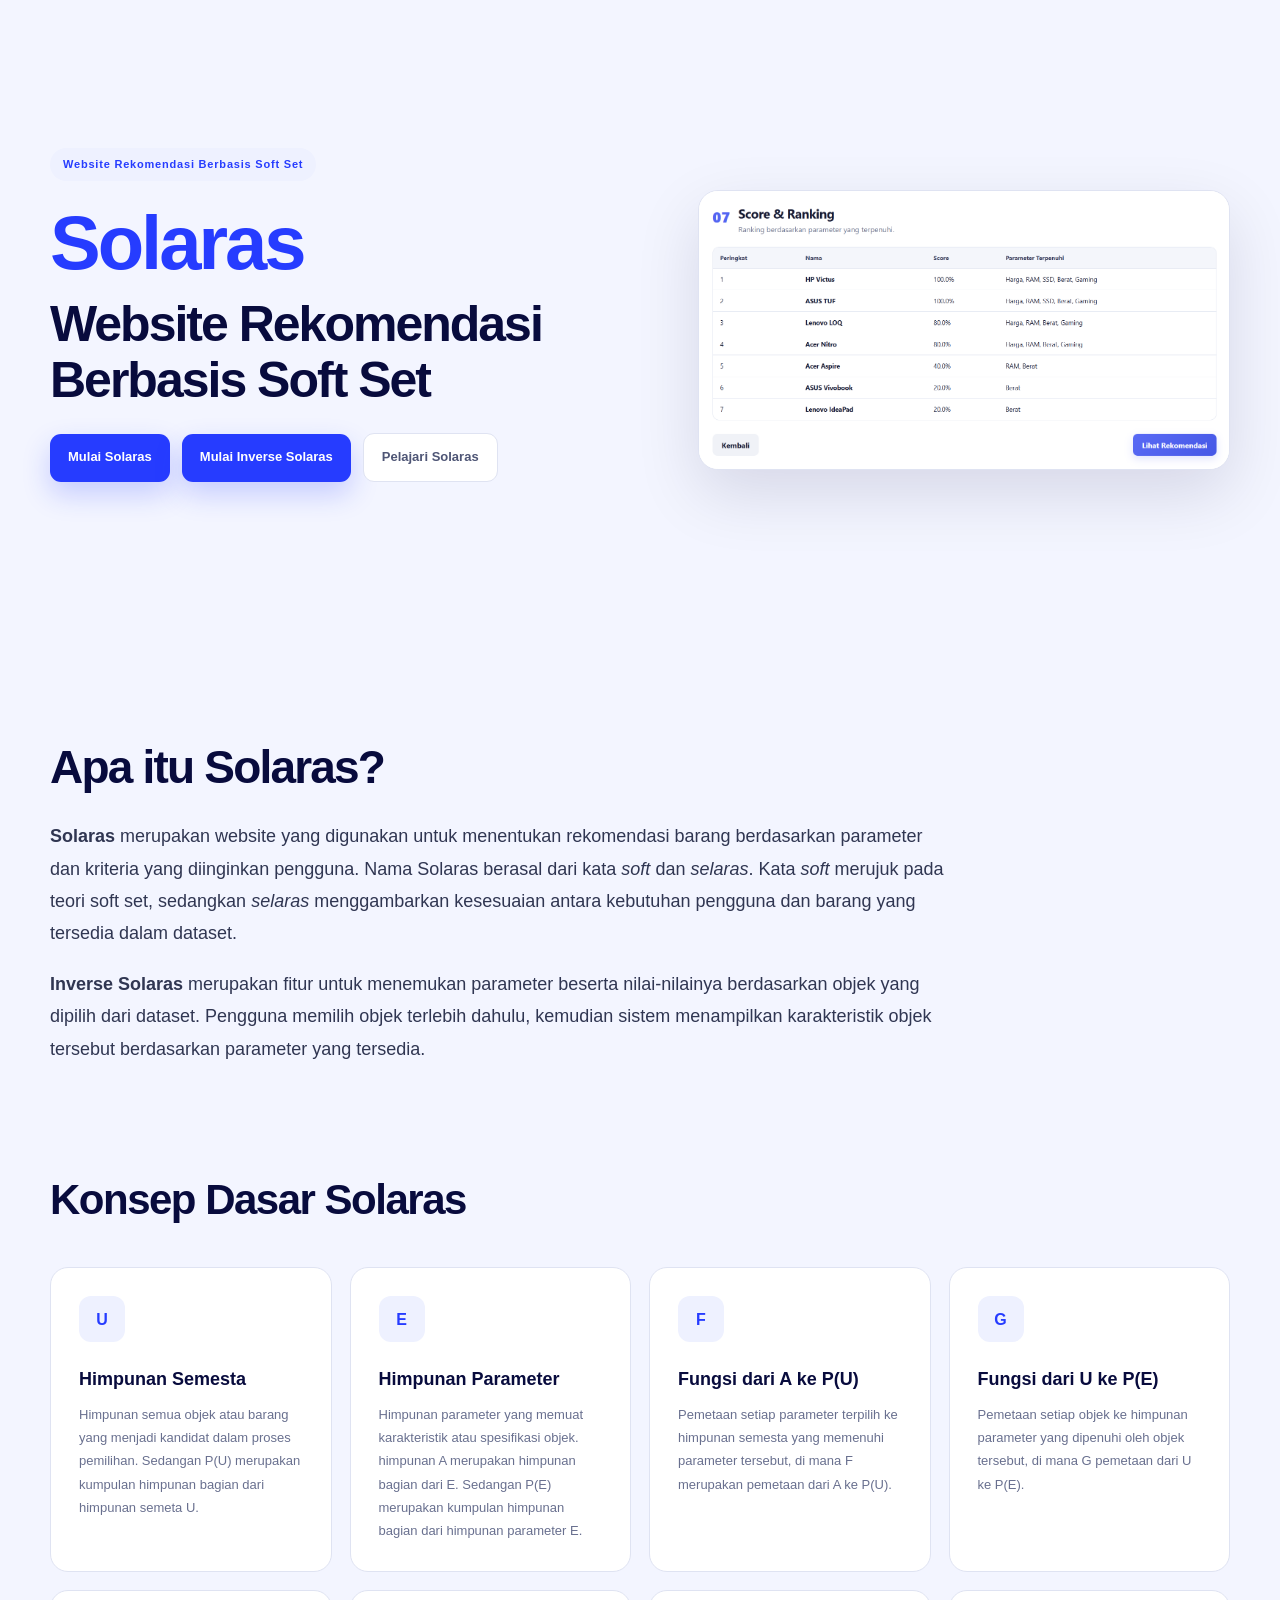
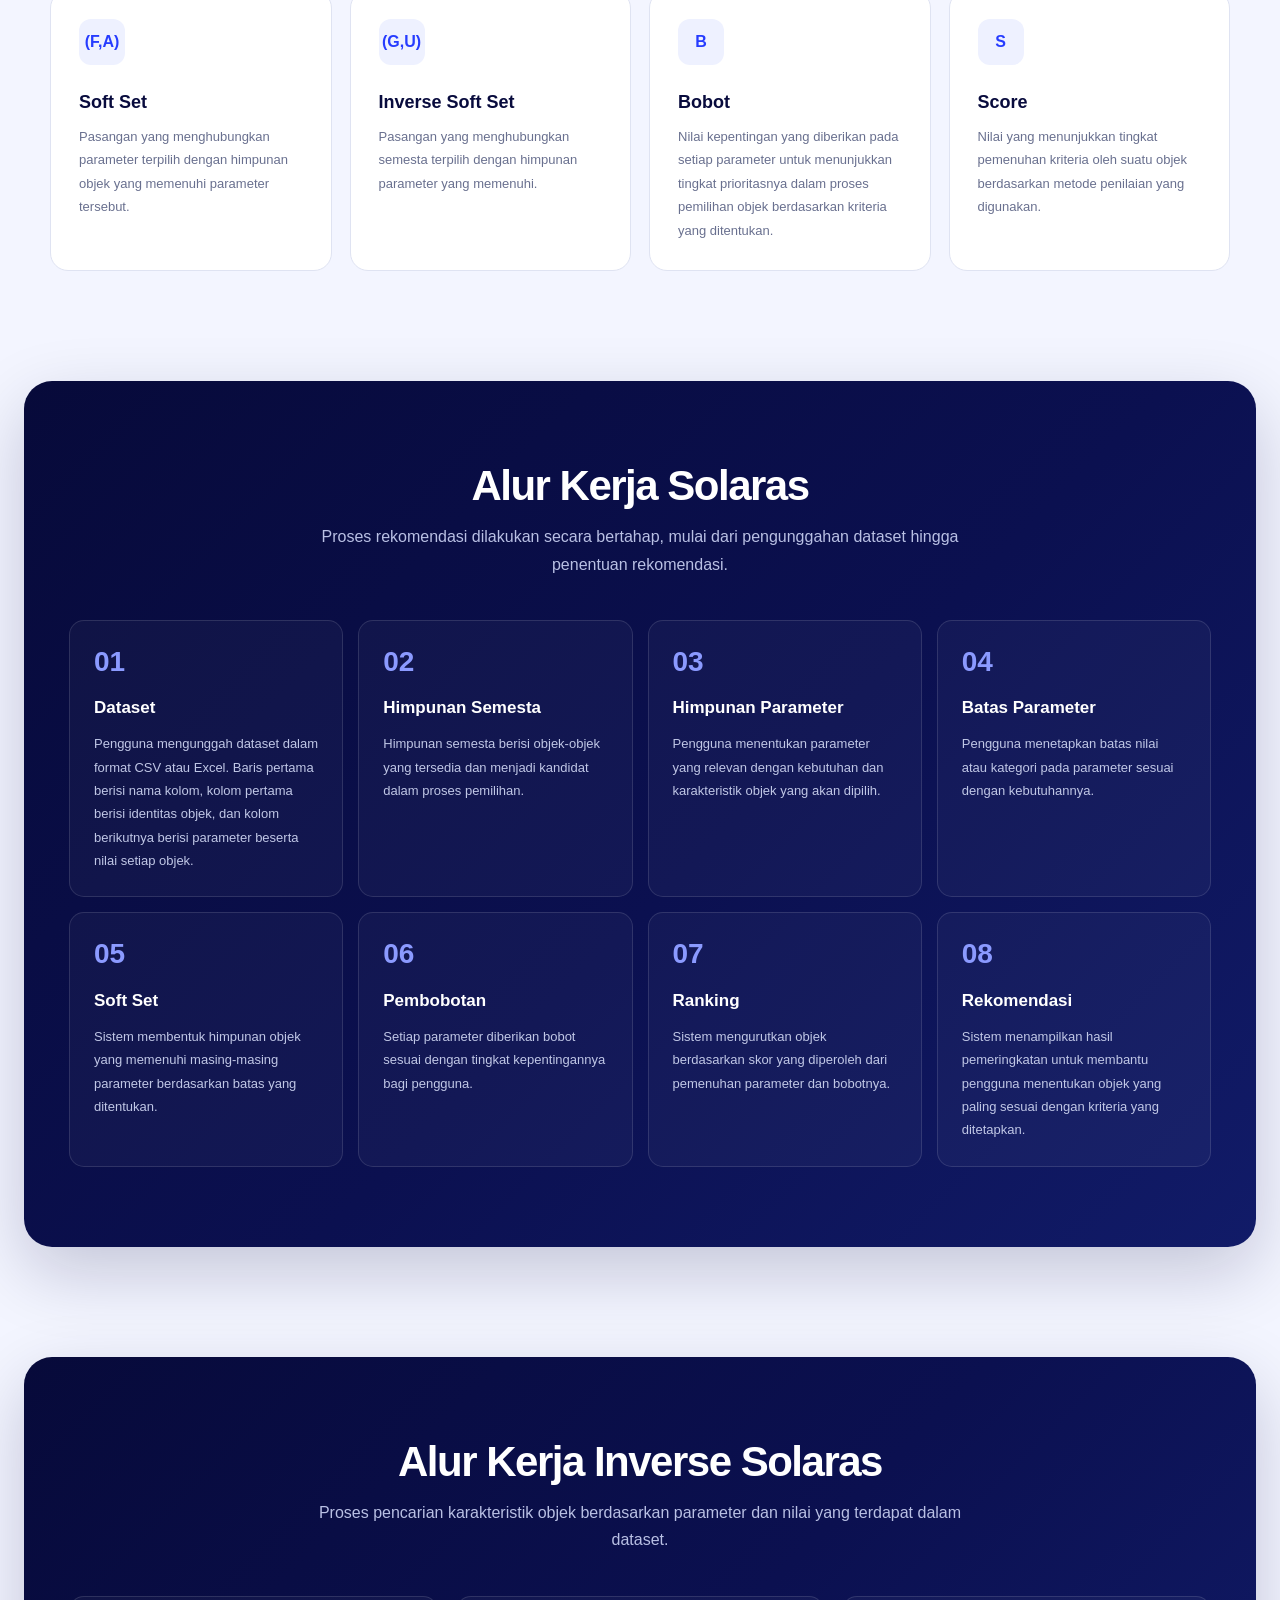
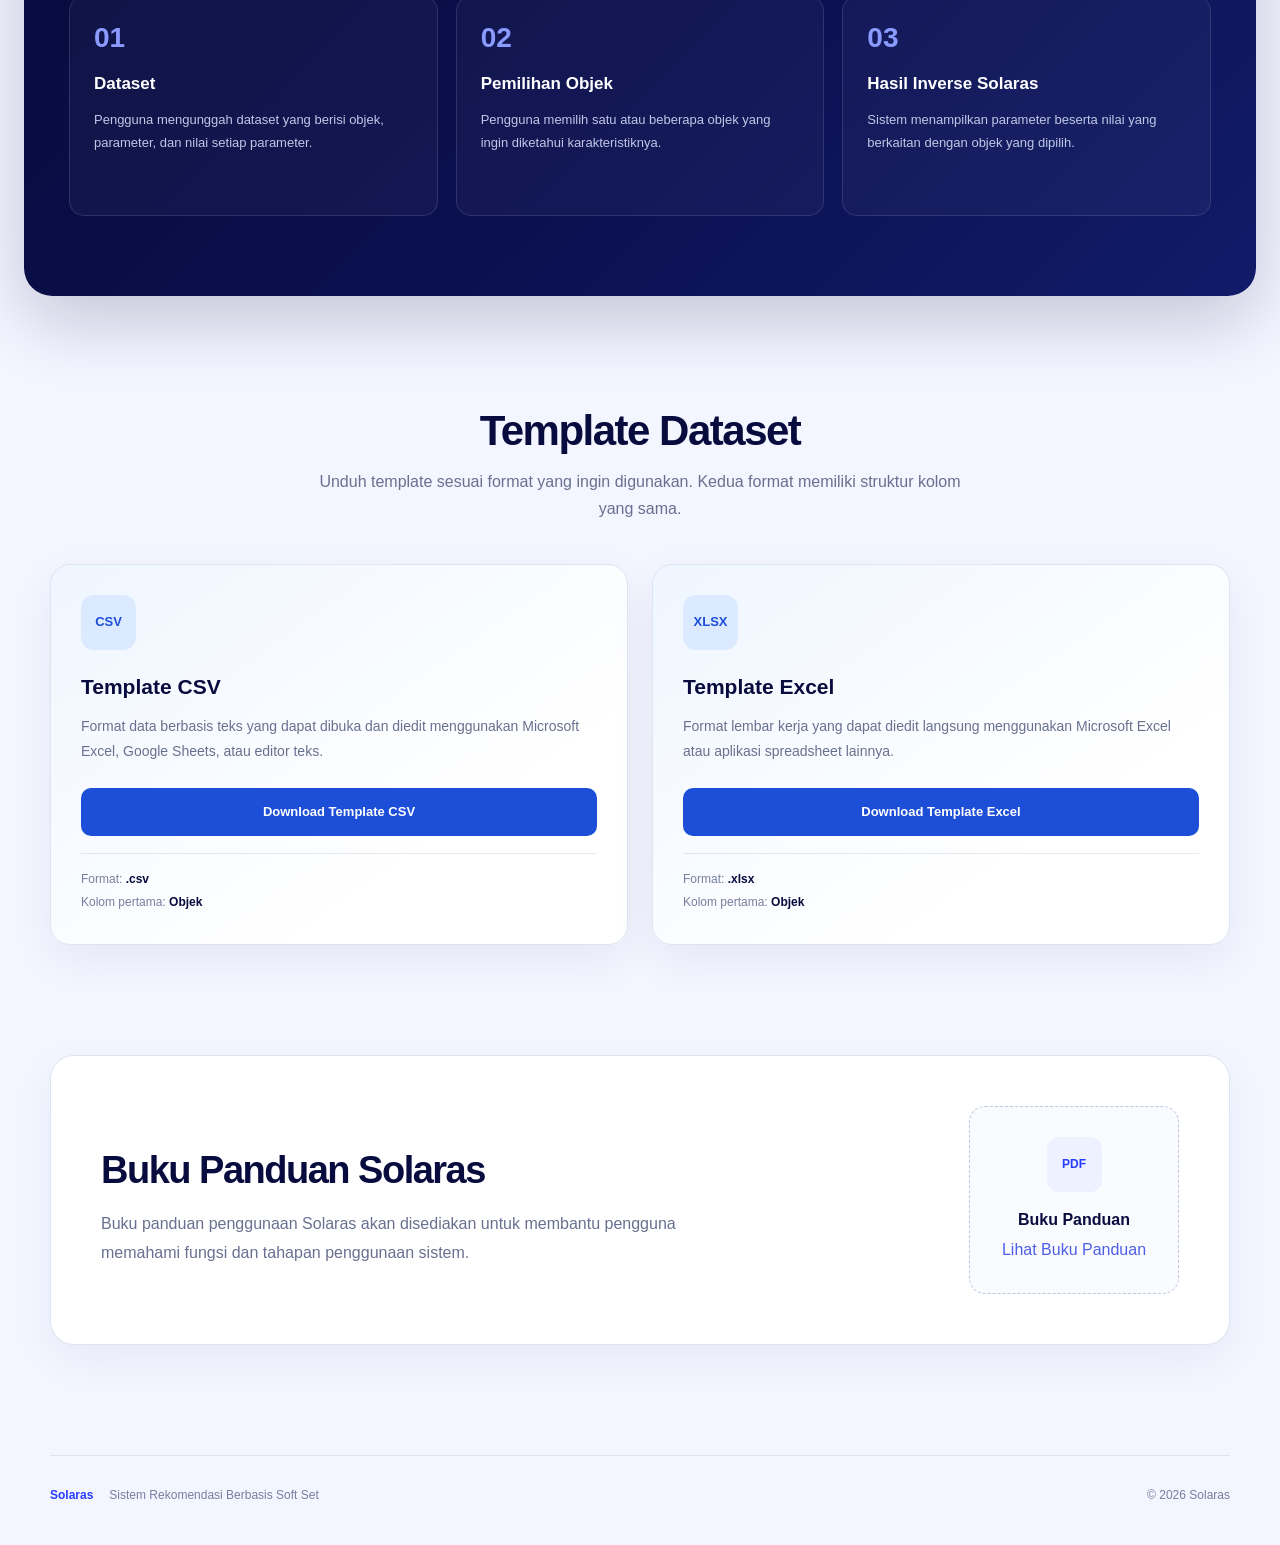
<file: index.html>
<!DOCTYPE html>

<html lang="id">

<head>
    <meta charset="UTF-8">
    <meta name="viewport" content="width=device-width, initial-scale=1.0">
    <meta name="description" content="Solaras adalah website rekomendasi berbasis teori soft set dan inverse soft set.">
    <title>Solaras | Website Rekomendasi Berbasis Soft Set</title>
    <link rel="stylesheet" href="home.css">
</head>

<body>
    <div class="home">
        <section class="hero-home">
            <div class="hero-content">
                <div class="badge">Website Rekomendasi Berbasis Soft Set</div>
                <h1>Solaras</h1>
                <h2>Website Rekomendasi<br>Berbasis Soft Set</h2>

            <div class="hero-actions">
                <a href="solaras.html" class="primary-button">
                    Mulai Solaras
                </a>

                <a href="inverse_soft_set.html" class="primary-button">
                    Mulai Inverse Solaras
                </a>

                <a href="#tentang" class="secondary-button">
                    Pelajari Solaras
                </a>
            </div>
        </div>

        <div class="hero-visual">
            <div class="visual-card">
                <img
                    src="Screenshot 2026-09-24 123835.png"
                    alt="Tampilan aplikasi Solaras"
                >
            </div>
        </div>
    </section>

    <section class="info-section" id="tentang">
        <div class="section-content">
            <h2>Apa itu Solaras?</h2>

            <p class="lead">
                <strong>Solaras</strong> merupakan website yang digunakan untuk
                menentukan rekomendasi barang berdasarkan parameter dan
                kriteria yang diinginkan pengguna. Nama Solaras berasal dari
                kata <em>soft</em> dan <em>selaras</em>. Kata <em>soft</em>
                merujuk pada teori soft set, sedangkan <em>selaras</em>
                menggambarkan kesesuaian antara kebutuhan pengguna dan
                barang yang tersedia dalam dataset.
            </p>

            <p class="lead">
                <strong>Inverse Solaras</strong> merupakan fitur untuk
                menemukan parameter beserta nilai-nilainya berdasarkan
                objek yang dipilih dari dataset. Pengguna memilih objek
                terlebih dahulu, kemudian sistem menampilkan karakteristik
                objek tersebut berdasarkan parameter yang tersedia.
            </p>
        </div>
    </section>

    <section class="concept-section">
        <div class="section-heading">
            <h2>Konsep Dasar Solaras</h2>
        </div>

        <div class="concept-grid">
            <div class="concept-card">
                <div class="concept-number">U</div>
                <h3>Himpunan Semesta</h3>
                <p>
                    Himpunan semua objek atau barang yang menjadi
                    kandidat dalam proses pemilihan. Sedangan P(U)
                    merupakan kumpulan himpunan bagian dari himpunan semeta U.
                </p>
            </div>

            <div class="concept-card">
                <div class="concept-number">E</div>
                <h3>Himpunan Parameter</h3>
                <p>
                    Himpunan parameter yang memuat karakteristik
                    atau spesifikasi objek. himpunan A merupakan himpunan bagian dari E.
                    Sedangan P(E) merupakan kumpulan himpunan bagian dari himpunan parameter E.
                </p>
            </div>

            <div class="concept-card">
                <div class="concept-number">F</div>
                <h3>Fungsi dari A ke P(U)</h3>
                <p>
                    Pemetaan setiap parameter terpilih ke himpunan semesta
                    yang memenuhi parameter tersebut, di mana
                    F merupakan pemetaan dari A ke P(U).
                </p>
            </div>

            <div class="concept-card">
                <div class="concept-number">G</div>
                <h3>Fungsi dari U ke P(E)</h3>
                <p>
                    Pemetaan setiap objek ke himpunan parameter yang
                    dipenuhi oleh objek tersebut, di mana
                    G pemetaan dari U ke P(E).
                </p>
            </div>

            <div class="concept-card">
                <div class="concept-number">(F,A)</div>
                <h3>Soft Set</h3>
                <p>
                    Pasangan yang menghubungkan parameter terpilih
                    dengan himpunan objek yang memenuhi parameter tersebut.
                </p>
            </div>

            <div class="concept-card">
                <div class="concept-number">(G,U)</div>
                <h3>Inverse Soft Set</h3>
                <p>
                    Pasangan yang menghubungkan semesta terpilih
                    dengan himpunan parameter yang memenuhi.
                </p>
            </div>

            <div class="concept-card">
                <div class="concept-number">B</div>
                <h3>Bobot</h3>
                <p>
                    Nilai kepentingan yang diberikan pada setiap parameter
                    untuk menunjukkan tingkat prioritasnya dalam
                    proses pemilihan objek berdasarkan kriteria yang ditentukan.
                </p>
            </div>
            
            <div class="concept-card">
                <div class="concept-number">S</div>
                <h3>Score</h3>
                <p>
                    Nilai yang menunjukkan tingkat pemenuhan kriteria
                    oleh suatu objek berdasarkan metode penilaian yang digunakan.
                </p>
            </div>
        </div>
    </section>

    <section class="process-section" id="alur-solaras">
        <div class="section-heading center">
            <h2>Alur Kerja Solaras</h2>
            <p>
                Proses rekomendasi dilakukan secara bertahap,
                mulai dari pengunggahan dataset hingga penentuan rekomendasi.
            </p>
        </div>

        <div class="process-grid">
            <div class="process-card">
                <div class="process-number">01</div>
                <h3>Dataset</h3>
                <p>
                    Pengguna mengunggah dataset dalam format CSV atau Excel.
                    Baris pertama berisi nama kolom, kolom pertama berisi
                    identitas objek, dan kolom berikutnya berisi parameter
                    beserta nilai setiap objek.
                </p>
            </div>

            <div class="process-card">
                <div class="process-number">02</div>
                <h3>Himpunan Semesta</h3>
                <p>
                    Himpunan semesta berisi objek-objek yang tersedia
                    dan menjadi kandidat dalam proses pemilihan.
                </p>
            </div>

            <div class="process-card">
                <div class="process-number">03</div>
                <h3>Himpunan Parameter</h3>
                <p>
                    Pengguna menentukan parameter yang relevan dengan
                    kebutuhan dan karakteristik objek yang akan dipilih.
                </p>
            </div>

            <div class="process-card">
                <div class="process-number">04</div>
                <h3>Batas Parameter</h3>
                <p>
                    Pengguna menetapkan batas nilai atau kategori
                    pada parameter sesuai dengan kebutuhannya.
                </p>
            </div>

            <div class="process-card">
                <div class="process-number">05</div>
                <h3>Soft Set</h3>
                <p>
                    Sistem membentuk himpunan objek yang memenuhi
                    masing-masing parameter berdasarkan batas yang ditentukan.
                </p>
            </div>

            <div class="process-card">
                <div class="process-number">06</div>
                <h3>Pembobotan</h3>
                <p>
                    Setiap parameter diberikan bobot sesuai dengan
                    tingkat kepentingannya bagi pengguna.
                </p>
            </div>

            <div class="process-card">
                <div class="process-number">07</div>
                <h3>Ranking</h3>
                <p>
                    Sistem mengurutkan objek berdasarkan skor yang
                    diperoleh dari pemenuhan parameter dan bobotnya.
                </p>
            </div>

            <div class="process-card">
                <div class="process-number">08</div>
                <h3>Rekomendasi</h3>
                <p>
                    Sistem menampilkan hasil pemeringkatan untuk membantu
                    pengguna menentukan objek yang paling sesuai dengan
                    kriteria yang ditetapkan.
                </p>
            </div>
        </div>
    </section>

    <section class="process-section" id="alur-inverse">
        <div class="section-heading center">
            <h2>Alur Kerja Inverse Solaras</h2>
            <p>
                Proses pencarian karakteristik objek berdasarkan
                parameter dan nilai yang terdapat dalam dataset.
            </p>
        </div>

        <div class="inverse-process-grid">
            <div class="process-card">
                <div class="process-number">01</div>
                <h3>Dataset</h3>
                <p>
                    Pengguna mengunggah dataset yang berisi objek,
                    parameter, dan nilai setiap parameter.
                </p>
            </div>

            <div class="process-card">
                <div class="process-number">02</div>
                <h3>Pemilihan Objek</h3>
                <p>
                    Pengguna memilih satu atau beberapa objek
                    yang ingin diketahui karakteristiknya.
                </p>
            </div>

            <div class="process-card">
                <div class="process-number">03</div>
                <h3>Hasil Inverse Solaras</h3>
                <p>
                    Sistem menampilkan parameter beserta nilai yang
                    berkaitan dengan objek yang dipilih.
                </p>
            </div>
        </div>
    </section>

    <section class="usage-section" id="template-dataset">
        <div class="section-heading center">
            <h2>Template Dataset</h2>
            <p>
                Unduh template sesuai format yang ingin digunakan.
                Kedua format memiliki struktur kolom yang sama.
            </p>
        </div>

        <div class="template-grid">
            <div class="download-card csv-card">
                <div class="download-icon csv-icon">CSV</div>
                <h3>Template CSV</h3>
                <p>
                    Format data berbasis teks yang dapat dibuka dan
                    diedit menggunakan Microsoft Excel, Google Sheets,
                    atau editor teks.
                </p>

                <a
                    href="template_solaras.csv"
                    class="download-button csv-button"
                    download
                >
                    Download Template CSV
                </a>

                <div class="download-note">
                    Format: <strong>.csv</strong>
                    <br>
                    Kolom pertama: <strong>Objek</strong>
                </div>
            </div>

            <div class="download-card excel-card">
                <div class="download-icon excel-icon">XLSX</div>
                <h3>Template Excel</h3>
                <p>
                    Format lembar kerja yang dapat diedit langsung
                    menggunakan Microsoft Excel atau aplikasi
                    spreadsheet lainnya.
                </p>

                <a
                    href="template_solaras.xlsx"
                    class="download-button excel-button"
                    download
                >
                    Download Template Excel
                </a>

                <div class="download-note">
                    Format: <strong>.xlsx</strong>
                    <br>
                    Kolom pertama: <strong>Objek</strong>
                </div>
            </div>
        </div>
    </section>

    <section class="guide-section" id="buku-panduan">
        <div class="guide-card">
            <div>
                <h2>Buku Panduan Solaras</h2>
                <p>
                    Buku panduan penggunaan Solaras akan disediakan
                    untuk membantu pengguna memahami fungsi dan tahapan
                    penggunaan sistem.
                </p>
            </div>

            <div class="guide-placeholder">
                <div class="guide-icon">PDF</div>
                <strong>Buku Panduan</strong>
                <a href="buku panduan.pdf" target="_blank" rel="noopener noreferrer">
                    Lihat Buku Panduan
                </a>
            </div>
        </div>
    </section>

    <footer>
        <div>
            <strong>Solaras</strong>
            <span>Sistem Rekomendasi Berbasis Soft Set</span>
        </div>
        <span>© 2026 Solaras</span>
    </footer>
</div>

</body>

</html>
</file>
<file: home.css>
* {
    box-sizing: border-box;
    margin: 0;
    padding: 0;
}

:root {
    --navy: #080b3d;
    --navy-light: #10145a;
    --blue: #263cff;
    --blue-light: #5f73ff;
    --lavender: #eef1ff;
    --lavender-dark: #dfe5ff;
    --white: #ffffff;
    --text: #10132f;
    --text-light: #69708f;
    --border: #dfe3f2;
    --green: #15803d;
    --green-light: #dcfce7;
    --green-bg: #f0fdf4;
    --excel-blue: #1d4ed8;
    --excel-light: #dbeafe;
    --excel-bg: #eff6ff;
}

html {
    scroll-behavior: smooth;
    scroll-padding-top: 24px;
}

body {
    font-family: Inter, Arial, sans-serif;
    background: #f3f5ff;
    color: var(--text);
    line-height: 1.6;
}

a {
    text-decoration: none;
    color: inherit;
}

button,
a {
    -webkit-tap-highlight-color: transparent;
}

a:focus-visible {
    outline: 3px solid var(--blue-light);
    outline-offset: 4px;
}

.home {
    width: 100%;
    overflow: hidden;
}

.navbar {
    width: min(1180px, calc(100% - 48px));
    min-height: 82px;
    margin: 0 auto;
    display: flex;
    align-items: center;
    justify-content: space-between;
    gap: 24px;
}

.logo {
    font-size: 21px;
    font-weight: 800;
    color: var(--navy);
}

.nav-menu {
    display: flex;
    align-items: center;
    gap: 38px;
    font-size: 14px;
    color: #596080;
}

.nav-menu a {
    transition: color 0.2s ease;
}

.nav-menu a:hover {
    color: var(--blue);
}

.nav-button {
    display: inline-flex;
    align-items: center;
    justify-content: center;
    padding: 11px 21px;
    border-radius: 10px;
    background: var(--blue);
    color: var(--white);
    font-size: 14px;
    font-weight: 700;
    box-shadow: 0 8px 22px rgba(38, 60, 255, 0.25);
    transition: transform 0.2s ease, background 0.2s ease;
}

.nav-button:hover {
    background: #1d30e8;
    transform: translateY(-2px);
}

.hero-home {
    width: min(1180px, calc(100% - 48px));
    min-height: 600px;
    margin: 30px auto 0;
    display: grid;
    grid-template-columns: minmax(0, 1.05fr) minmax(0, 0.95fr);
    align-items: center;
    gap: 60px;
}

.hero-content {
    min-width: 0;
    padding-bottom: 30px;
}

.badge {
    display: inline-block;
    padding: 8px 13px;
    margin-bottom: 24px;
    border-radius: 30px;
    background: var(--lavender);
    color: var(--blue);
    font-size: 11px;
    font-weight: 800;
    letter-spacing: 0.8px;
}

.hero-content h1 {
    margin-bottom: 15px;
    color: var(--blue);
    font-size: clamp(48px, 6vw, 76px);
    line-height: 1;
    letter-spacing: -3px;
}

.hero-content h2 {
    max-width: 650px;
    margin-bottom: 25px;
    color: var(--navy);
    font-size: clamp(32px, 4vw, 50px);
    line-height: 1.12;
    letter-spacing: -2px;
}

.hero-content > p {
    max-width: 610px;
    margin-bottom: 34px;
    color: var(--text-light);
    font-size: 18px;
    line-height: 1.7;
}

.hero-actions {
    display: flex;
    flex-wrap: wrap;
    align-items: center;
    gap: 12px;
}

.primary-button,
.secondary-button {
    display: inline-flex;
    align-items: center;
    justify-content: center;
    min-height: 48px;
    padding: 13px 18px;
    border-radius: 11px;
    font-size: 13px;
    font-weight: 700;
    text-align: center;
    transition: transform 0.2s ease, box-shadow 0.2s ease, background 0.2s ease;
}

.primary-button {
    background: var(--blue);
    color: var(--white);
    box-shadow: 0 12px 28px rgba(38, 60, 255, 0.22);
}

.primary-button:hover {
    transform: translateY(-2px);
    box-shadow: 0 16px 32px rgba(38, 60, 255, 0.3);
}

.secondary-button {
    background: var(--white);
    border: 1px solid var(--border);
    color: #4e5575;
}

.secondary-button:hover {
    background: var(--lavender);
    border-color: #cbd2ff;
}

.primary-button span {
    font-size: 20px;
    line-height: 1;
}

.hero-visual {
    min-width: 0;
    display: flex;
    align-items: center;
    justify-content: center;
}

.visual-card {
    width: 100%;
    max-width: 800px;
    overflow: hidden;
    border: 1px solid var(--border);
    border-radius: 20px;
    background: var(--white);
    box-shadow: 0 24px 65px rgba(8, 11, 61, 0.12);
}

.visual-card img {
    display: block;
    width: 100%;
    height: auto;
}

.visual-header {
    display: flex;
    align-items: center;
    justify-content: space-between;
    margin-bottom: 32px;
    color: var(--navy);
    font-size: 18px;
    font-weight: 800;
}

.status {
    color: #35b875;
    font-size: 11px;
    font-weight: 700;
}

.visual-title {
    margin-bottom: 12px;
    color: #777e9d;
    font-size: 12px;
}

.flow-item {
    display: flex;
    align-items: center;
    gap: 15px;
    padding: 14px 0;
    border-bottom: 1px solid #edf0f8;
    color: var(--navy);
    font-size: 14px;
    font-weight: 700;
}

.flow-item span {
    width: 28px;
    height: 28px;
    display: flex;
    align-items: center;
    justify-content: center;
    flex-shrink: 0;
    border-radius: 8px;
    background: var(--lavender);
    color: var(--blue);
    font-size: 10px;
}

.visual-footer {
    margin-top: 20px;
    padding: 15px;
    border-radius: 12px;
    background: var(--blue);
    color: var(--white);
    text-align: center;
    font-size: 12px;
    font-weight: 700;
}

.info-section,
.concept-section,
.usage-section {
    width: min(1180px, calc(100% - 48px));
    margin: 110px auto;
}

.section-label {
    margin-bottom: 20px;
    color: var(--blue);
    font-size: 14px;
    font-weight: 800;
}

.section-content {
    max-width: 900px;
}

.section-content h2 {
    margin-bottom: 25px;
    color: var(--navy);
    font-size: clamp(32px, 4vw, 46px);
    line-height: 1.2;
    letter-spacing: -1.8px;
}

.section-content p {
    margin-bottom: 18px;
    color: var(--text-light);
    font-size: 16px;
    line-height: 1.8;
}

.section-content .lead {
    color: #303652;
    font-size: 18px;
    line-height: 1.8;
}

.section-heading {
    margin-bottom: 42px;
}

.section-heading > span {
    display: block;
    margin-bottom: 12px;
    color: var(--blue);
    font-size: 12px;
    font-weight: 800;
    letter-spacing: 1px;
}

.section-heading h2 {
    margin-bottom: 12px;
    color: var(--navy);
    font-size: clamp(30px, 4vw, 42px);
    line-height: 1.2;
    letter-spacing: -1.5px;
}

.section-heading p {
    max-width: 650px;
    color: var(--text-light);
    line-height: 1.7;
}

.section-heading.center {
    text-align: center;
}

.section-heading.center p {
    margin-right: auto;
    margin-left: auto;
}

.concept-grid {
    display: grid;
    grid-template-columns: repeat(4, minmax(0, 1fr));
    gap: 18px;
}

.concept-card {
    min-width: 0;
    padding: 28px;
    border: 1px solid var(--border);
    border-radius: 18px;
    background: var(--white);
    transition: transform 0.2s ease, border-color 0.2s ease, box-shadow 0.2s ease;
}

.concept-card:hover {
    transform: translateY(-5px);
    border-color: #cbd2ff;
    box-shadow: 0 15px 40px rgba(38, 60, 255, 0.1);
}

.concept-number {
    width: 46px;
    height: 46px;
    display: flex;
    align-items: center;
    justify-content: center;
    margin-bottom: 25px;
    border-radius: 12px;
    background: var(--lavender);
    color: var(--blue);
    font-weight: 800;
}

.concept-card h3 {
    margin-bottom: 10px;
    color: var(--navy);
    font-size: 18px;
    line-height: 1.4;
}

.concept-card p {
    color: var(--text-light);
    font-size: 13px;
    line-height: 1.8;
}

.process-section {
    width: min(1280px, calc(100% - 48px));
    margin: 110px auto;
    padding: 80px 45px;
    border-radius: 28px;
    background: linear-gradient(135deg, #070a3a 0%, #0b1050 55%, #111b68 100%);
    color: var(--white);
    box-shadow: 0 25px 70px rgba(8, 11, 61, 0.2);
}

.process-section .section-heading h2 {
    color: var(--white);
}

.process-section .section-heading p {
    color: #b9c0e4;
}

.process-grid {
    display: grid;
    grid-template-columns: repeat(4, minmax(0, 1fr));
    gap: 15px;
}

.inverse-process-grid {
    display: grid;
    grid-template-columns: repeat(3, minmax(0, 1fr));
    gap: 18px;
}

.process-card {
    min-width: 0;
    min-height: 220px;
    padding: 24px;
    border: 1px solid rgba(255, 255, 255, 0.12);
    border-radius: 15px;
    background: rgba(255, 255, 255, 0.035);
    transition: background 0.2s ease, border-color 0.2s ease, transform 0.2s ease;
}

.process-card:hover {
    transform: translateY(-3px);
    border-color: rgba(95, 115, 255, 0.45);
    background: rgba(38, 60, 255, 0.2);
}

.process-number {
    margin-bottom: 18px;
    color: #8b9aff;
    font-size: 28px;
    font-weight: 800;
    line-height: 1.2;
}

.process-card h3 {
    margin-bottom: 12px;
    color: var(--white);
    font-size: 17px;
    line-height: 1.4;
}

.process-card p {
    color: #c0c7e6;
    font-size: 13px;
    line-height: 1.8;
}

.usage-layout {
    display: grid;
    grid-template-columns: minmax(0, 1fr);
    gap: 40px;
    align-items: start;
}

.usage-steps {
    border-top: 1px solid var(--border);
}

.usage-step {
    display: grid;
    grid-template-columns: 60px minmax(0, 1fr);
    gap: 20px;
    padding: 25px 0;
    border-bottom: 1px solid var(--border);
}

.usage-number {
    color: var(--blue);
    font-size: 30px;
    font-weight: 800;
    line-height: 1.2;
}

.usage-step h3 {
    margin-bottom: 7px;
    color: var(--navy);
    font-size: 17px;
}

.usage-step p {
    color: var(--text-light);
    font-size: 14px;
    line-height: 1.8;
}

.template-grid {
    display: grid;
    grid-template-columns: repeat(2, minmax(0, 1fr));
    gap: 24px;
    align-items: stretch;
}

.template-grid .download-card {
    width: 100%;
    min-width: 0;
    padding: 30px;
    display: flex;
    flex-direction: column;
    align-items: flex-start;
    border: 1px solid var(--border);
    border-radius: 20px;
    box-shadow: 0 15px 45px rgba(8, 11, 61, 0.06);
    transition: transform 0.2s ease, box-shadow 0.2s ease;
}

.template-grid .download-card:hover {
    transform: translateY(-4px);
    box-shadow: 0 20px 50px rgba(8, 11, 61, 0.1);
}

.csv-card {
    background: linear-gradient(145deg, var(--excel-bg), var(--white) 70%);
}

.excel-card {
    background: linear-gradient(145deg, var(--excel-bg), var(--white) 70%);
}

.download-icon {
    width: 55px;
    height: 55px;
    display: flex;
    align-items: center;
    justify-content: center;
    flex-shrink: 0;
    margin-bottom: 22px;
    border-radius: 13px;
    font-size: 13px;
    font-weight: 800;
}

.csv-icon {
    background: var(--excel-light);
    color: var(--excel-blue);
}

.excel-icon {
    background: var(--excel-light);
    color: var(--excel-blue);
}

.download-card h3 {
    margin-bottom: 12px;
    color: var(--navy);
    font-size: 21px;
    line-height: 1.4;
}

.download-card > p {
    margin-bottom: 24px;
    color: var(--text-light);
    font-size: 14px;
    line-height: 1.8;
}

.download-button {
    width: 100%;
    min-height: 48px;
    display: inline-flex;
    align-items: center;
    justify-content: center;
    gap: 10px;
    margin-top: auto;
    padding: 13px 16px;
    border-radius: 10px;
    color: var(--white);
    font-size: 13px;
    font-weight: 700;
    text-align: center;
    transition: background 0.2s ease, transform 0.2s ease;
}

.download-button:hover {
    transform: translateY(-2px);
}

.download-button span {
    font-size: 18px;
    line-height: 1;
}

.csv-button {
    background: var(--excel-blue);
}

.csv-button:hover {
    background: #1e40af;
}

.excel-button {
    background: var(--excel-blue);
}

.excel-button:hover {
    background: #1e40af;
}

.download-note {
    width: 100%;
    margin-top: 17px;
    padding-top: 14px;
    border-top: 1px solid rgba(105, 112, 143, 0.15);
    color: #777e9d;
    font-size: 12px;
    line-height: 1.9;
}

.download-note strong {
    color: var(--navy);
}

.guide-section {
    width: min(1180px, calc(100% - 48px));
    margin: 110px auto;
}

.guide-card {
    display: flex;
    align-items: center;
    justify-content: space-between;
    gap: 50px;
    padding: 50px;
    border: 1px solid var(--border);
    border-radius: 24px;
    background: var(--white);
    box-shadow: 0 15px 45px rgba(8, 11, 61, 0.05);
}

.guide-placeholder a {
    color: #4d5fe8;
    text-decoration: none;
    transition: color 0.3s ease;
}

.guide-placeholder a:hover {
    color: #7c3aed;
    text-decoration: underline;
}

.guide-card h2 {
    margin: 15px 0;
    color: var(--navy);
    font-size: clamp(28px, 4vw, 38px);
    line-height: 1.25;
    letter-spacing: -1.5px;
}

.guide-card p {
    max-width: 600px;
    color: var(--text-light);
    line-height: 1.8;
}

.guide-placeholder {
    min-width: 210px;
    padding: 30px;
    display: flex;
    flex-direction: column;
    align-items: center;
    justify-content: center;
    border: 1px dashed #bfc7e5;
    border-radius: 16px;
    background: #fafbff;
    color: #777e9d;
    text-align: center;
}

.guide-icon {
    width: 55px;
    height: 55px;
    display: flex;
    align-items: center;
    justify-content: center;
    margin-bottom: 15px;
    border-radius: 12px;
    background: var(--lavender);
    color: var(--blue);
    font-size: 12px;
    font-weight: 800;
}

.guide-placeholder strong {
    margin-bottom: 5px;
    color: var(--navy);
}

.guide-placeholder span {
    font-size: 12px;
}

.cta {
    width: min(1180px, calc(100% - 48px));
    margin: 110px auto;
    padding: 75px 30px;
    border: 1px solid #dce2ff;
    border-radius: 25px;
    background: linear-gradient(135deg, #e8ecff, #f4f6ff);
    text-align: center;
}

.cta h2 {
    margin-bottom: 12px;
    color: var(--navy);
    font-size: 40px;
    letter-spacing: -1.5px;
}

.cta p {
    margin-bottom: 28px;
    color: var(--text-light);
}

footer {
    width: min(1180px, calc(100% - 48px));
    margin: 0 auto;
    padding: 30px 0 40px;
    display: flex;
    align-items: center;
    justify-content: space-between;
    gap: 20px;
    border-top: 1px solid var(--border);
    color: #777e9d;
    font-size: 12px;
}

footer strong {
    margin-right: 10px;
    color: var(--blue);
}

footer div {
    display: flex;
    flex-wrap: wrap;
    gap: 6px;
}

@media (max-width: 1050px) {
    .hero-home {
        gap: 35px;
    }

    .hero-actions {
        align-items: stretch;
    }

    .primary-button,
    .secondary-button {
        padding: 12px 14px;
        font-size: 12px;
    }

    .concept-grid {
        grid-template-columns: repeat(2, minmax(0, 1fr));
    }

    .process-section {
        padding: 65px 30px;
    }

    .process-grid {
        grid-template-columns: repeat(2, minmax(0, 1fr));
    }
}

@media (max-width: 900px) {
    .nav-menu {
        display: none;
    }

    .hero-home {
        min-height: auto;
        grid-template-columns: minmax(0, 1fr);
        gap: 30px;
        margin-top: 35px;
    }

    .hero-content {
        padding-bottom: 0;
    }

    .hero-content h1 {
        font-size: 58px;
    }

    .hero-content h2 {
        font-size: clamp(32px, 5vw, 44px);
    }

    .hero-visual {
        max-width: 720px;
        margin: 0 auto;
    }

    .inverse-process-grid {
        grid-template-columns: repeat(2, minmax(0, 1fr));
    }

    .guide-card {
        align-items: flex-start;
    }
}

@media (max-width: 600px) {
    .navbar,
    .hero-home,
    .info-section,
    .concept-section,
    .usage-section,
    .guide-section,
    .cta,
    footer {
        width: calc(100% - 30px);
    }

    .navbar {
        min-height: 70px;
    }

    .nav-button {
        padding: 9px 13px;
        font-size: 12px;
    }

    .hero-home {
        margin-top: 25px;
    }

    .badge {
        margin-bottom: 18px;
        font-size: 10px;
    }

    .hero-content h1 {
        font-size: 48px;
        letter-spacing: -2px;
    }

    .hero-content h2 {
        font-size: 32px;
        letter-spacing: -1px;
    }

    .hero-content > p {
        font-size: 15px;
    }

    .hero-actions {
        display: grid;
        grid-template-columns: minmax(0, 1fr);
        gap: 12px;
    }

    .primary-button,
    .secondary-button {
        width: 100%;
        min-height: 46px;
        padding: 13px 16px;
        font-size: 13px;
    }

    .visual-card {
        width: 100%;
        transform: none;
        border-radius: 15px;
    }

    .info-section,
    .concept-section,
    .usage-section,
    .guide-section {
        margin-top: 75px;
        margin-bottom: 75px;
    }

    .section-content h2,
    .section-heading h2,
    .guide-card h2,
    .cta h2 {
        font-size: 31px;
        letter-spacing: -1px;
    }

    .section-content .lead {
        font-size: 16px;
    }

    .section-content p {
        font-size: 14px;
    }

    .section-heading {
        margin-bottom: 28px;
    }

    .concept-grid,
    .process-grid,
    .inverse-process-grid,
    .template-grid {
        grid-template-columns: minmax(0, 1fr);
    }

    .concept-card {
        padding: 24px;
    }

    .concept-number {
        margin-bottom: 18px;
    }

    .process-section {
        width: calc(100% - 20px);
        margin: 75px auto;
        padding: 45px 20px;
        border-radius: 20px;
    }

    .process-card {
        min-height: auto;
        padding: 23px;
    }

    .process-number {
        margin-bottom: 14px;
        font-size: 25px;
    }

    .process-card h3 {
        margin-bottom: 10px;
    }

    .usage-step {
        grid-template-columns: 42px minmax(0, 1fr);
        gap: 13px;
        padding: 22px 0;
    }

    .usage-number {
        font-size: 25px;
    }

    .usage-step h3 {
        font-size: 16px;
    }

    .usage-step p {
        font-size: 13px;
    }

    .template-grid {
        gap: 18px;
    }

    .template-grid .download-card {
        padding: 25px;
    }

    .download-icon {
        margin-bottom: 18px;
    }

    .download-card h3 {
        font-size: 20px;
    }

    .download-button {
        min-height: 46px;
    }

    .guide-card {
        flex-direction: column;
        gap: 28px;
        padding: 28px;
    }

    .guide-placeholder {
        width: 100%;
        min-width: 0;
    }

    .cta {
        margin-top: 75px;
        margin-bottom: 75px;
        padding: 45px 22px;
    }

    .cta h2 {
        font-size: 30px;
    }

    footer {
        align-items: flex-start;
        flex-direction: column;
        gap: 15px;
        padding: 25px 0 30px;
    }
}

@media (prefers-reduced-motion: reduce) {
    html {
        scroll-behavior: auto;
    }

    *,
    *::before,
    *::after {
        transition-duration: 0.01ms !important;
        animation-duration: 0.01ms !important;
        animation-iteration-count: 1 !important;
    }
}
</file>
